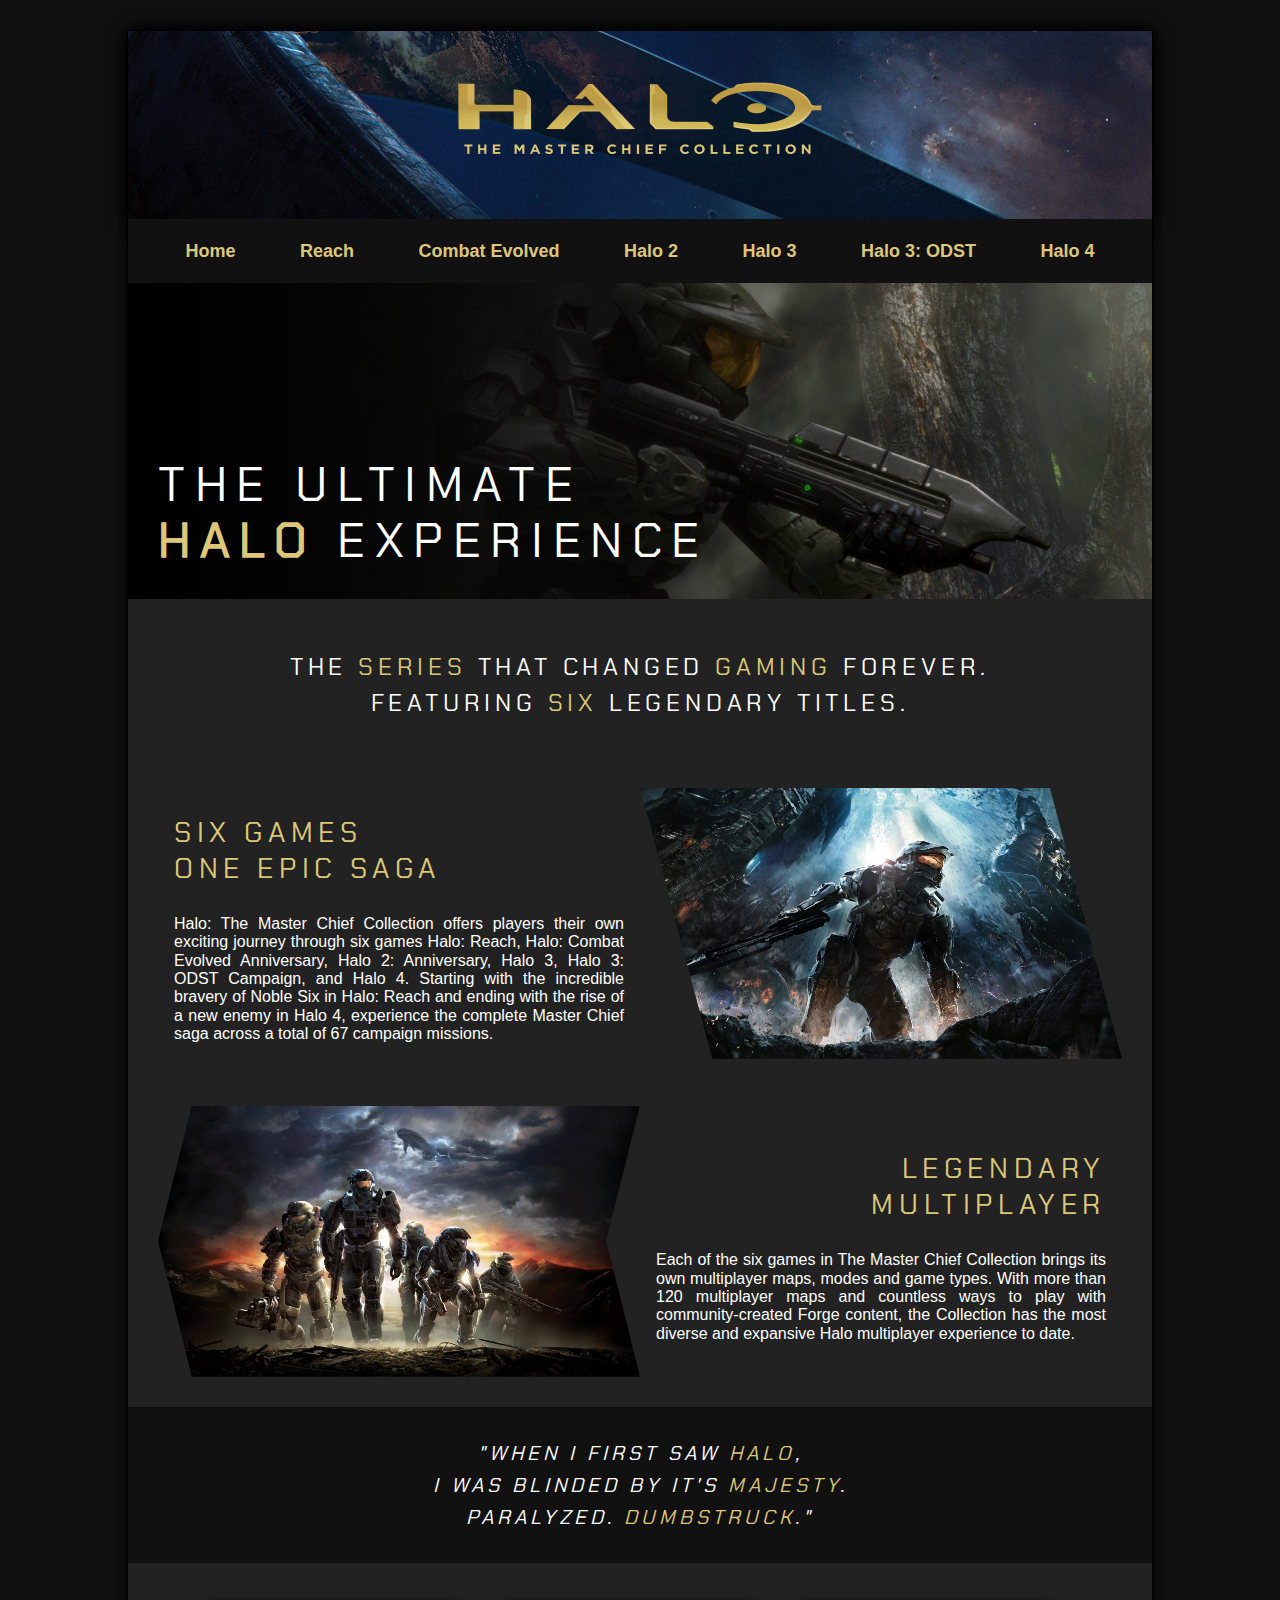
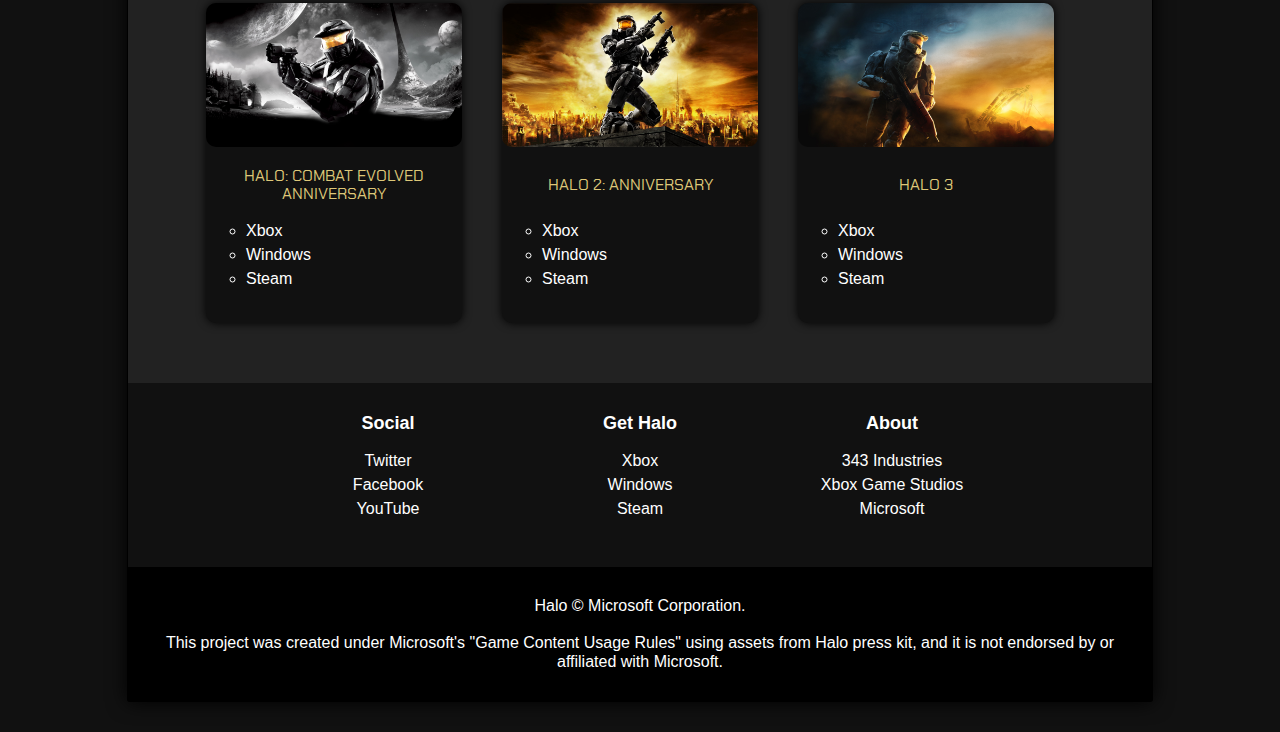
<file: index.html>
<!DOCTYPE html>
<html lang="en">
<head>
    <meta charset="UTF-8">
    <meta name="viewport" content="width=device-width, initial-scale=1.0">
    <link rel="icon" href="images/icon.png" type="image/x-icon">
    <link rel="stylesheet" href="css/normalize.css">
    <link rel="stylesheet" href="css/style.css">
    <title>Halo: The Master Chief Collection</title>
    <!-- Halo © Microsoft Corporation. This project was created under Microsoft's "Game Content Usage Rules" using assets from Halo press kit, and it is not endorsed by or affiliated with Microsoft. -->
</head>
<body>
    <div class="container">
        <header>
            <a href="index.html">
                <img src="./images/header/logo.png" alt="Halo: The Master Chief Collection">
            </a>
        </header>
        <nav>
            <ul>
                <li><a href="./index.html">Home</a></li>
                <li>
                    <a href="./inner-0.html">Reach</a>
                    <ul>
                        <li><a href="./inner-0.html#section-1">About</li></a>
                        <li><a href="./inner-0.html#section-2">More Info</li></a>
                        <li><a href="./inner-0.html#section-3">Newsletter</li></a>
                    </ul>
                </li>
                <li>
                    <a href="./inner-1.html">Combat Evolved</a>
                    <ul>
                        <li><a href="./inner-1.html#section-1">About</li></a>
                        <li><a href="./inner-1.html#section-2">More Info</li></a>
                        <li><a href="./inner-1.html#section-3">Newsletter</li></a>
                    </ul>
                </li>
                <li>
                    <a href="./inner-2.html">Halo 2</a>
                    <ul>
                        <li><a href="./inner-2.html#section-1">About</li></a>
                        <li><a href="./inner-2.html#section-2">More Info</li></a>
                        <li><a href="./inner-2.html#section-3">Newsletter</li></a>
                    </ul>
                </li>
                <li>
                    <a href="./inner-3.html">Halo 3</a>
                    <ul>
                        <li><a href="./inner-3.html#section-1">About</li></a>
                        <li><a href="./inner-3.html#section-2">More Info</li></a>
                        <li><a href="./inner-3.html#section-3">Newsletter</li></a>
                    </ul>
                </li>
                <li>
                    <a href="./inner-4.html">Halo 3: ODST</a>
                    <ul>
                        <li><a href="./inner-4.html#section-1">About</li></a>
                        <li><a href="./inner-4.html#section-2">More Info</li></a>
                        <li><a href="./inner-4.html#section-3">Newsletter</li></a>
                    </ul>
                </li>
                <li>
                    <a href="./inner-5.html">Halo 4</a>
                    <ul>
                        <li><a href="./inner-5.html#section-1">About</li></a>
                        <li><a href="./inner-5.html#section-2">More Info</li></a>
                        <li><a href="./inner-5.html#section-3">Newsletter</li></a>
                    </ul>
                </li>
            </ul>
        </nav>
        <main>
            <div id="index-main-hero-image">
                <h1>
                    The Ultimate<br>
                    <span style="color: #ddc778; font-weight: 600;">Halo</span> Experience
                </h1>
            </div>
            <div id="index-main-section-0">
                <h2>
                    The <span style="color: #ddc778;">series</span> that changed <span style="color: #ddc778;">gaming</span> forever.<br>
                    Featuring <span style="color: #ddc778;">six</span> legendary titles.
                </h2>
            </div>
            <div id="index-main-section-1">
                <div>
                    <h3>
                        Six games<br>
                        One epic saga
                    </h3>
                    <p>
                        Halo: The Master Chief Collection offers players their own exciting journey through six games Halo: Reach, Halo: Combat Evolved Anniversary, Halo 2: Anniversary, Halo 3, Halo 3: ODST Campaign, and Halo 4. Starting with the incredible bravery of Noble Six in Halo: Reach and ending with the rise of a new enemy in Halo 4, experience the complete Master Chief saga across a total of 67 campaign missions.
                    </p>
                </div>
                <img src="./images/inner/image-5.jpg">
            </div>
            <div id="index-main-section-2">
                <img src="./images/inner/image-0.jpg">
                <div>
                    <h3>
                        Legendary Multiplayer
                    </h3>
                    <p>
                        Each of the six games in The Master Chief Collection brings its own multiplayer maps, modes and game types. With more than 120 multiplayer maps and countless ways to play with community-created Forge content, the Collection has the most diverse and expansive Halo multiplayer experience to date.
                    </p>
                </div>
            </div>
            <div id="index-main-section-3">
                <quote>
                    "When I first saw <span style="color: #ddc778;">Halo</span>,<br>
                    I was blinded by it's <span style="color: #ddc778;">majesty</span>.<br>
                    Paralyzed. <span style="color: #ddc778;">Dumbstruck</span>."
                </quote>
            </div>
            <div id="index-main-section-4">
                <div>
                    <a href="./inner-1.html"><img src="./images/inner/image-1.jpg" alt="Halo: Combat Evolved Anniversary"></a>
                    <span>Halo: Combat Evolved Anniversary</span>
                    <ul>
                        <li><a href="https://www.microsoft.com/p/halo-the-master-chief-collection/9mt8ptgvhx2p">Xbox</a></li>
                        <li><a href="https://www.microsoft.com/p/halo-the-master-chief-collection/9ntm9hxnlszx">Windows</a></li>
                        <li><a href="https://store.steampowered.com/agecheck/app/976730/">Steam</a></li>
                    </ul>
                </div>
                <div>
                    <a href="./inner-2.html"><img src="./images/inner/image-2.jpg" alt="Halo 2: Anniversary"></a>
                    <span>Halo 2: Anniversary</span>
                    <ul>
                        <li><a href="https://www.microsoft.com/p/halo-the-master-chief-collection/9mt8ptgvhx2p">Xbox</a></li>
                        <li><a href="https://www.microsoft.com/p/halo-the-master-chief-collection/9ntm9hxnlszx">Windows</a></li>
                        <li><a href="https://store.steampowered.com/agecheck/app/976730/">Steam</a></li>
                    </ul>
                </div>
                <div>
                    <a href="./inner-3.html"><img src="./images/inner/image-3.jpg" alt="Halo 3"></a>
                    <span>Halo 3</span>
                    <ul>
                        <li><a href="https://www.microsoft.com/p/halo-the-master-chief-collection/9mt8ptgvhx2p">Xbox</a></li>
                        <li><a href="https://www.microsoft.com/p/halo-the-master-chief-collection/9ntm9hxnlszx">Windows</a></li>
                        <li><a href="https://store.steampowered.com/agecheck/app/976730/">Steam</a></li>
                    </ul>
                </div>
            </div>
        </main>
        <aside></aside>
        <footer>
            <div class="footer-upper">
                <div>
                    <span>Social</span>
                    <ul>
                        <li><a href="https://twitter.com/Halo">Twitter</a></li>
                        <li><a href="https://www.facebook.com/Halo">Facebook</a></li>
                        <li><a href="https://www.youtube.com/halo">YouTube</a></li>
                    </ul>
                </div>
                <div>
                    <span>Get Halo</span>
                    <ul>
                        <li><a href="https://www.microsoft.com/p/halo-the-master-chief-collection/9mt8ptgvhx2p">Xbox</a></li>
                        <li><a href="https://www.microsoft.com/p/halo-the-master-chief-collection/9ntm9hxnlszx">Windows</a></li>
                        <li><a href="https://store.steampowered.com/agecheck/app/976730/">Steam</a></li>
                    </ul>
                </div>
                <div>
                    <span>About</span>
                    <ul>
                        <li><a href="https://www.halowaypoint.com/343-industries">343 Industries</a></li>
                        <li><a href="https://www.xbox.com/xbox-game-studios">Xbox Game Studios</a></li>
                        <li><a href="https://www.microsoft.com/about">Microsoft</a></li>
                    </ul>
                </div>
            </div>
            <div class="footer-lower">
                Halo &copy; Microsoft Corporation.<br><br>This project was created under Microsoft's "Game Content Usage Rules" using assets from Halo press kit, and it is not endorsed by or affiliated with Microsoft.
            </div>
        </footer>
    </div>
</body>
</html>
</file>
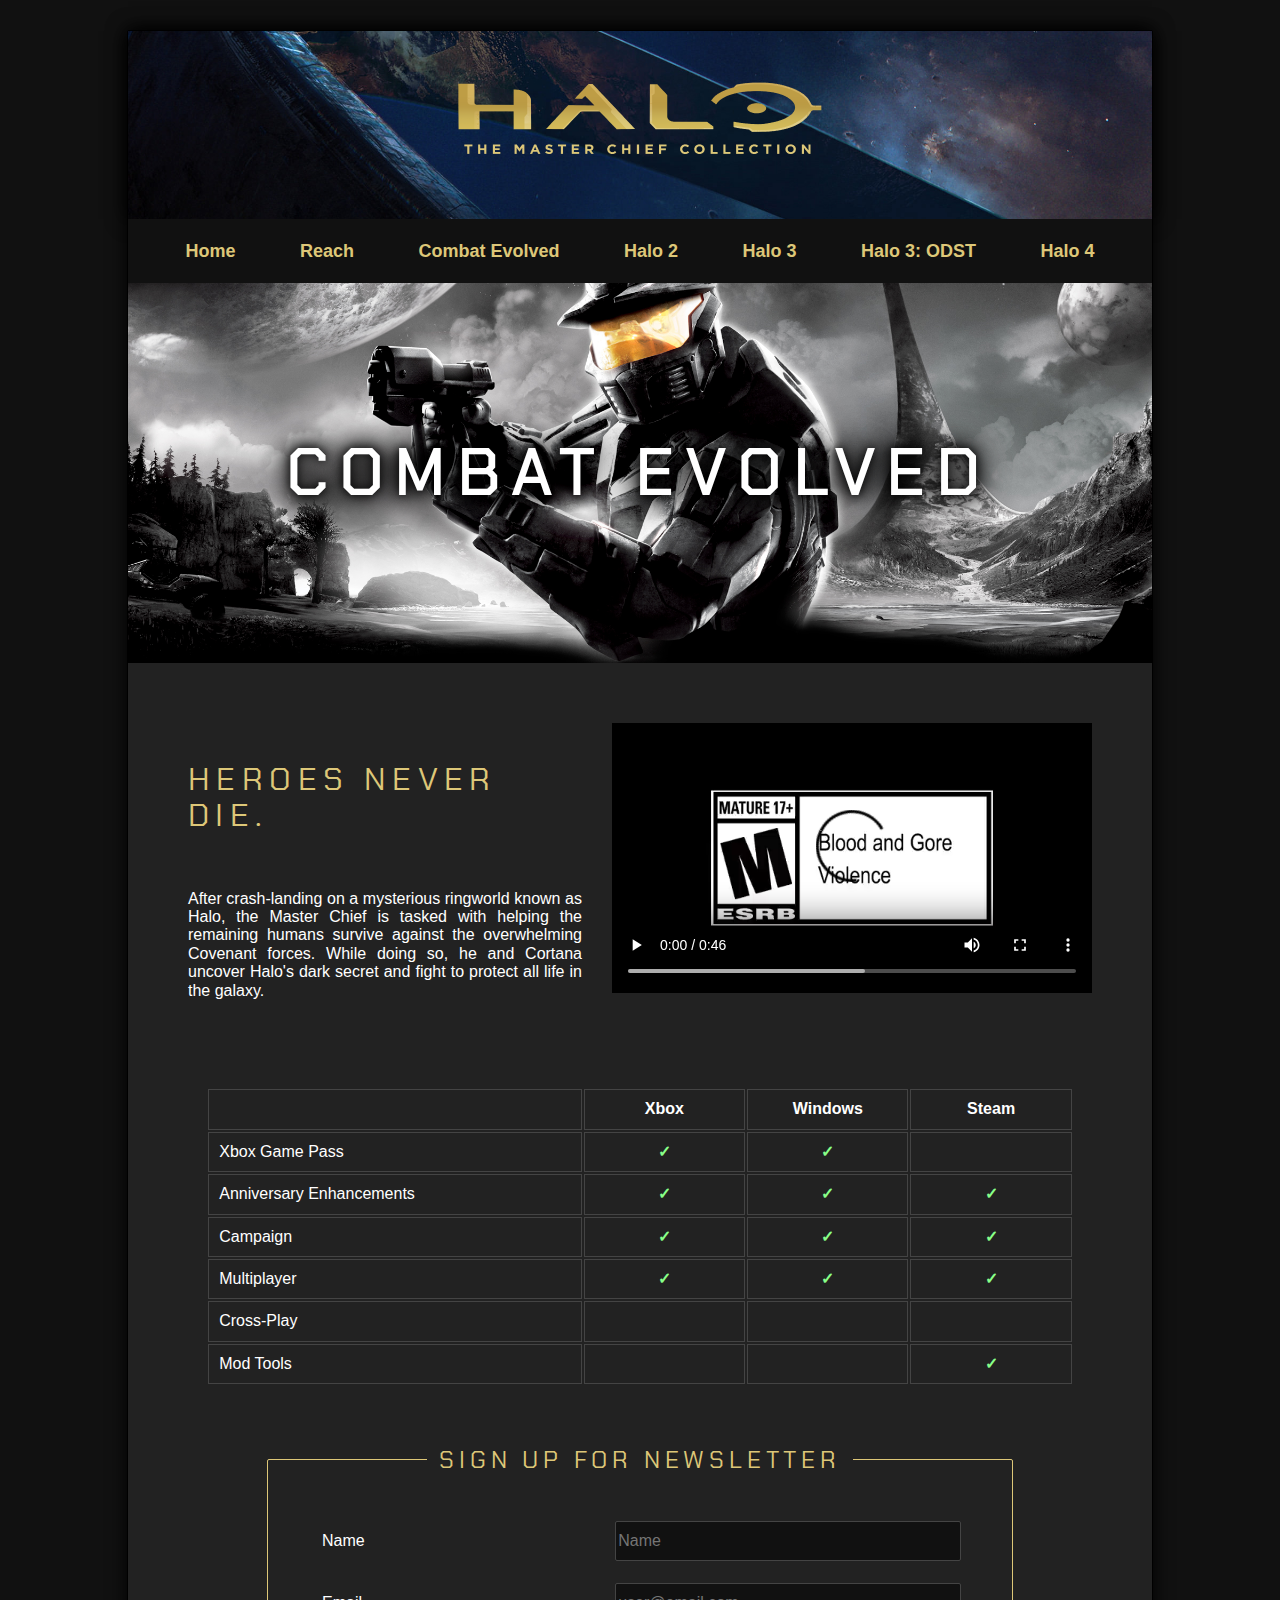
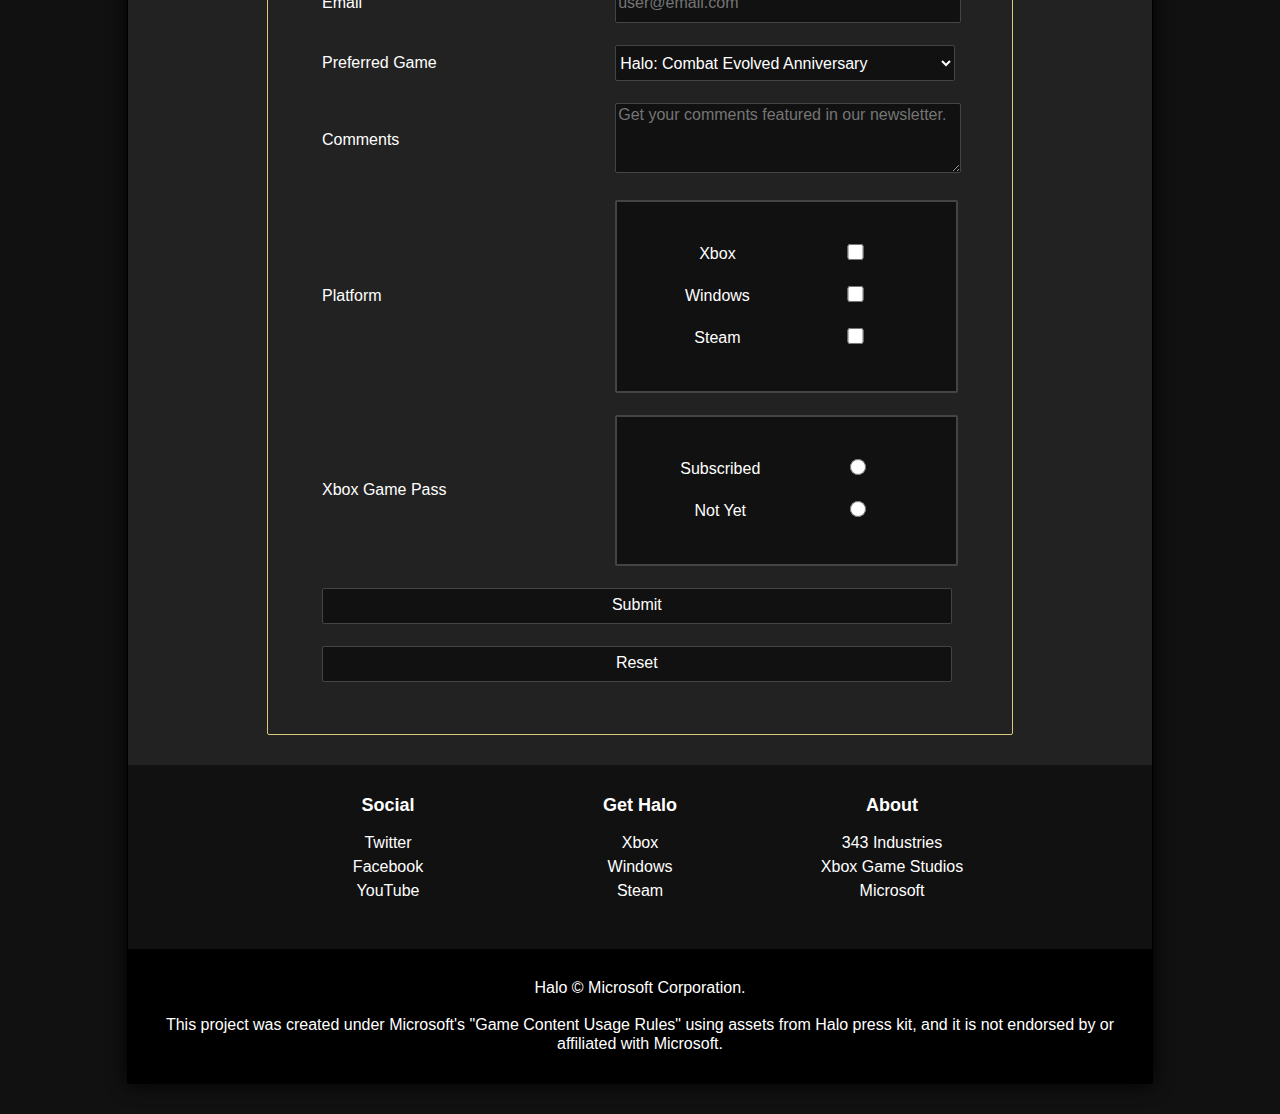
<file: inner-1.html>
<!DOCTYPE html>
<html lang="en">
<head>
    <meta charset="UTF-8">
    <meta name="viewport" content="width=device-width, initial-scale=1.0">
    <link rel="icon" href="images/icon.png" type="image/x-icon">
    <link rel="stylesheet" href="css/normalize.css">
    <link rel="stylesheet" href="css/style.css">
    <title>Halo: The Master Chief Collection - Halo: Combat Evolved Anniversary</title>
    <!-- Halo © Microsoft Corporation. This project was created under Microsoft's "Game Content Usage Rules" using assets from Halo press kit, and it is not endorsed by or affiliated with Microsoft. -->
</head>
<body>
    <div class="container">
        <header>
            <a href="index.html">
                <img src="./images/header/logo.png" alt="Halo: The Master Chief Collection">
            </a>
        </header>
        <nav>
            <ul>
                <li><a href="./index.html">Home</a></li>
                <li>
                    <a href="./inner-0.html">Reach</a>
                    <ul>
                        <li><a href="./inner-0.html#section-1">About</li></a>
                        <li><a href="./inner-0.html#section-2">More Info</li></a>
                        <li><a href="./inner-0.html#section-3">Newsletter</li></a>
                    </ul>
                </li>
                <li>
                    <a href="./inner-1.html">Combat Evolved</a>
                    <ul>
                        <li><a href="./inner-1.html#section-1">About</li></a>
                        <li><a href="./inner-1.html#section-2">More Info</li></a>
                        <li><a href="./inner-1.html#section-3">Newsletter</li></a>
                    </ul>
                </li>
                <li>
                    <a href="./inner-2.html">Halo 2</a>
                    <ul>
                        <li><a href="./inner-2.html#section-1">About</li></a>
                        <li><a href="./inner-2.html#section-2">More Info</li></a>
                        <li><a href="./inner-2.html#section-3">Newsletter</li></a>
                    </ul>
                </li>
                <li>
                    <a href="./inner-3.html">Halo 3</a>
                    <ul>
                        <li><a href="./inner-3.html#section-1">About</li></a>
                        <li><a href="./inner-3.html#section-2">More Info</li></a>
                        <li><a href="./inner-3.html#section-3">Newsletter</li></a>
                    </ul>
                </li>
                <li>
                    <a href="./inner-4.html">Halo 3: ODST</a>
                    <ul>
                        <li><a href="./inner-4.html#section-1">About</li></a>
                        <li><a href="./inner-4.html#section-2">More Info</li></a>
                        <li><a href="./inner-4.html#section-3">Newsletter</li></a>
                    </ul>
                </li>
                <li>
                    <a href="./inner-5.html">Halo 4</a>
                    <ul>
                        <li><a href="./inner-5.html#section-1">About</li></a>
                        <li><a href="./inner-5.html#section-2">More Info</li></a>
                        <li><a href="./inner-5.html#section-3">Newsletter</li></a>
                    </ul>
                </li>
            </ul>
        </nav>
        <main>
            <div id="section-0" style="background-image: url('./images/inner/image-1.jpg');">
                <h1 style="font-size: 64px;">
                    Combat Evolved
                </h1>
            </div>
            <div id="section-1">
                <div>
                    <h2>
                        Heroes never die.
                    </h2>
                    <p>
                        After crash-landing on a mysterious ringworld known as Halo, the Master Chief is tasked with helping the remaining humans survive against the overwhelming Covenant forces. While doing so, he and Cortana uncover Halo's dark secret and fight to protect all life in the galaxy.
                    </p>
                </div>
                <div>
                    <video controls>
                        <source src="./media/video-1.mp4" type="video/mp4">
                    </video>
                </div>
            </div>
            <div id="section-2">
                <table>
                    <tr>
                        <th></th>
                        <th>Xbox</th>
                        <th>Windows</th>
                        <th>Steam</th>
                    </tr>
                    <tr>
                        <td>Xbox Game Pass</td>
                        <td class="section-2-table-checkmark">&check;</td>
                        <td class="section-2-table-checkmark">&check;</td>
                        <td class="section-2-table-checkmark"></td>
                    </tr>
                    <tr>
                        <td>Anniversary Enhancements</td>
                        <td class="section-2-table-checkmark">&check;</td>
                        <td class="section-2-table-checkmark">&check;</td>
                        <td class="section-2-table-checkmark">&check;</td>
                    </tr>
                    <tr>
                        <td>Campaign</td>
                        <td class="section-2-table-checkmark">&check;</td>
                        <td class="section-2-table-checkmark">&check;</td>
                        <td class="section-2-table-checkmark">&check;</td>
                    </tr>
                    <tr>
                        <td>Multiplayer</td>
                        <td class="section-2-table-checkmark">&check;</td>
                        <td class="section-2-table-checkmark">&check;</td>
                        <td class="section-2-table-checkmark">&check;</td>
                    </tr>
                    <tr>
                        <td>Cross-Play</td>
                        <td class="section-2-table-checkmark"></td>
                        <td class="section-2-table-checkmark"></td>
                        <td class="section-2-table-checkmark"></td>
                    </tr>
                    <tr>
                        <td>Mod Tools</td>
                        <td class="section-2-table-checkmark"></td>
                        <td class="section-2-table-checkmark"></td>
                        <td class="section-2-table-checkmark">&check;</td>
                    </tr>
                </table>
            </div>
            <div id="section-3">
                <form>
                    <fieldset>
                        <legend>Sign up for Newsletter</legend>
                        <table>
                            <tbody>
                                <tr>
                                    <td><label for="Username">Name</label></td>
                                    <td><input name="Username" placeholder="Name"></td>
                                </tr>
                                <tr>
                                    <td><label for="Email">Email</label></td>
                                    <td><input name="Email" placeholder="user@email.com">
                                    </td>
                                </tr>
                                <tr>
                                    <td>Preferred Game</td>
                                    <td>
                                        <select>
                                            <optgroup label="The Trilogy">
                                              <option value="option-1" selected>Halo: Combat Evolved Anniversary</option>
                                              <option value="option-2">Halo 2: Anniversary</option>
                                              <option value="option-3">Halo 3</option>
                                            </optgroup>
                                            <optgroup label="Other">
                                              <option value="option-4">Halo: Reach</option>
                                              <option value="option-5">Halo 3: ODST</option>
                                              <option value="option-6">Halo 4</option>
                                            </optgroup>
                                          </select>
                                    </td>
                                </tr>
                                <tr>
                                    <td>Comments</td>
                                    <td>
                                        <textarea placeholder="Get your comments featured in our newsletter."></textarea>
                                    </td>
                                </tr>
                                <tr>
                                    <td>Platform</td>
                                    <td>
                                        <table id="newsletter-table-sub">
                                            <tr>
                                                <td style="text-align: center;">Xbox</td>
                                                <td>
                                                    <input type="checkbox" name="Platform" value="option-1">
                                                </td>
                                            </tr>
                                            <tr>
                                                <td style="text-align: center;">Windows</td>
                                                <td>
                                                    <input type="checkbox" name="Platform" value="option-2">
                                                </td>
                                            </tr>
                                            <tr>
                                                <td style="text-align: center;">Steam</td>
                                                <td>
                                                    <input type="checkbox" name="Platform" value="option-3">
                                                </td>
                                            </tr>
                                        </table>
                                    </td>
                                </tr>
                                <tr>
                                    <td>Xbox Game Pass</td>
                                    <td>
                                        <table id="newsletter-table-sub">
                                            <tr>
                                                <td style="text-align: center;">Subscribed</td>
                                                <td>
                                                    <input type="radio" name="Service" value="option-1">
                                                </td>
                                            </tr>
                                            <tr>
                                                <td style="text-align: center;">Not Yet</td>
                                                <td>
                                                    <input type="radio" name="Service" value="option-2">
                                                </td>
                                            </tr>
                                        </table>
                                    </td>
                                </tr>
                                <tr>
                                    <td colspan="2">
                                        <input type="submit" value="Submit">
                                    </td>
                                </tr>
                                <tr>
                                    <td colspan="2">
                                        <input type="reset" value="Reset">
                                    </td>
                                </tr>
                            </tbody>
                        </table>
                    </fieldset>
                </form>
            </div>
        </main>
        <aside></aside>
        <footer>
            <div class="footer-upper">
                <div>
                    <span>Social</span>
                    <ul>
                        <li><a href="https://twitter.com/Halo">Twitter</a></li>
                        <li><a href="https://www.facebook.com/Halo">Facebook</a></li>
                        <li><a href="https://www.youtube.com/halo">YouTube</a></li>
                    </ul>
                </div>
                <div>
                    <span>Get Halo</span>
                    <ul>
                        <li><a href="https://www.microsoft.com/p/halo-the-master-chief-collection/9mt8ptgvhx2p">Xbox</a></li>
                        <li><a href="https://www.microsoft.com/p/halo-the-master-chief-collection/9ntm9hxnlszx">Windows</a></li>
                        <li><a href="https://store.steampowered.com/agecheck/app/976730/">Steam</a></li>
                    </ul>
                </div>
                <div>
                    <span>About</span>
                    <ul>
                        <li><a href="https://www.halowaypoint.com/343-industries">343 Industries</a></li>
                        <li><a href="https://www.xbox.com/xbox-game-studios">Xbox Game Studios</a></li>
                        <li><a href="https://www.microsoft.com/about">Microsoft</a></li>
                    </ul>
                </div>
            </div>
            <div class="footer-lower">
                Halo &copy; Microsoft Corporation.<br><br>This project was created under Microsoft's "Game Content Usage Rules" using assets from Halo press kit, and it is not endorsed by or affiliated with Microsoft.
            </div>
        </footer>
    </div>
</body>
</html>
</file>
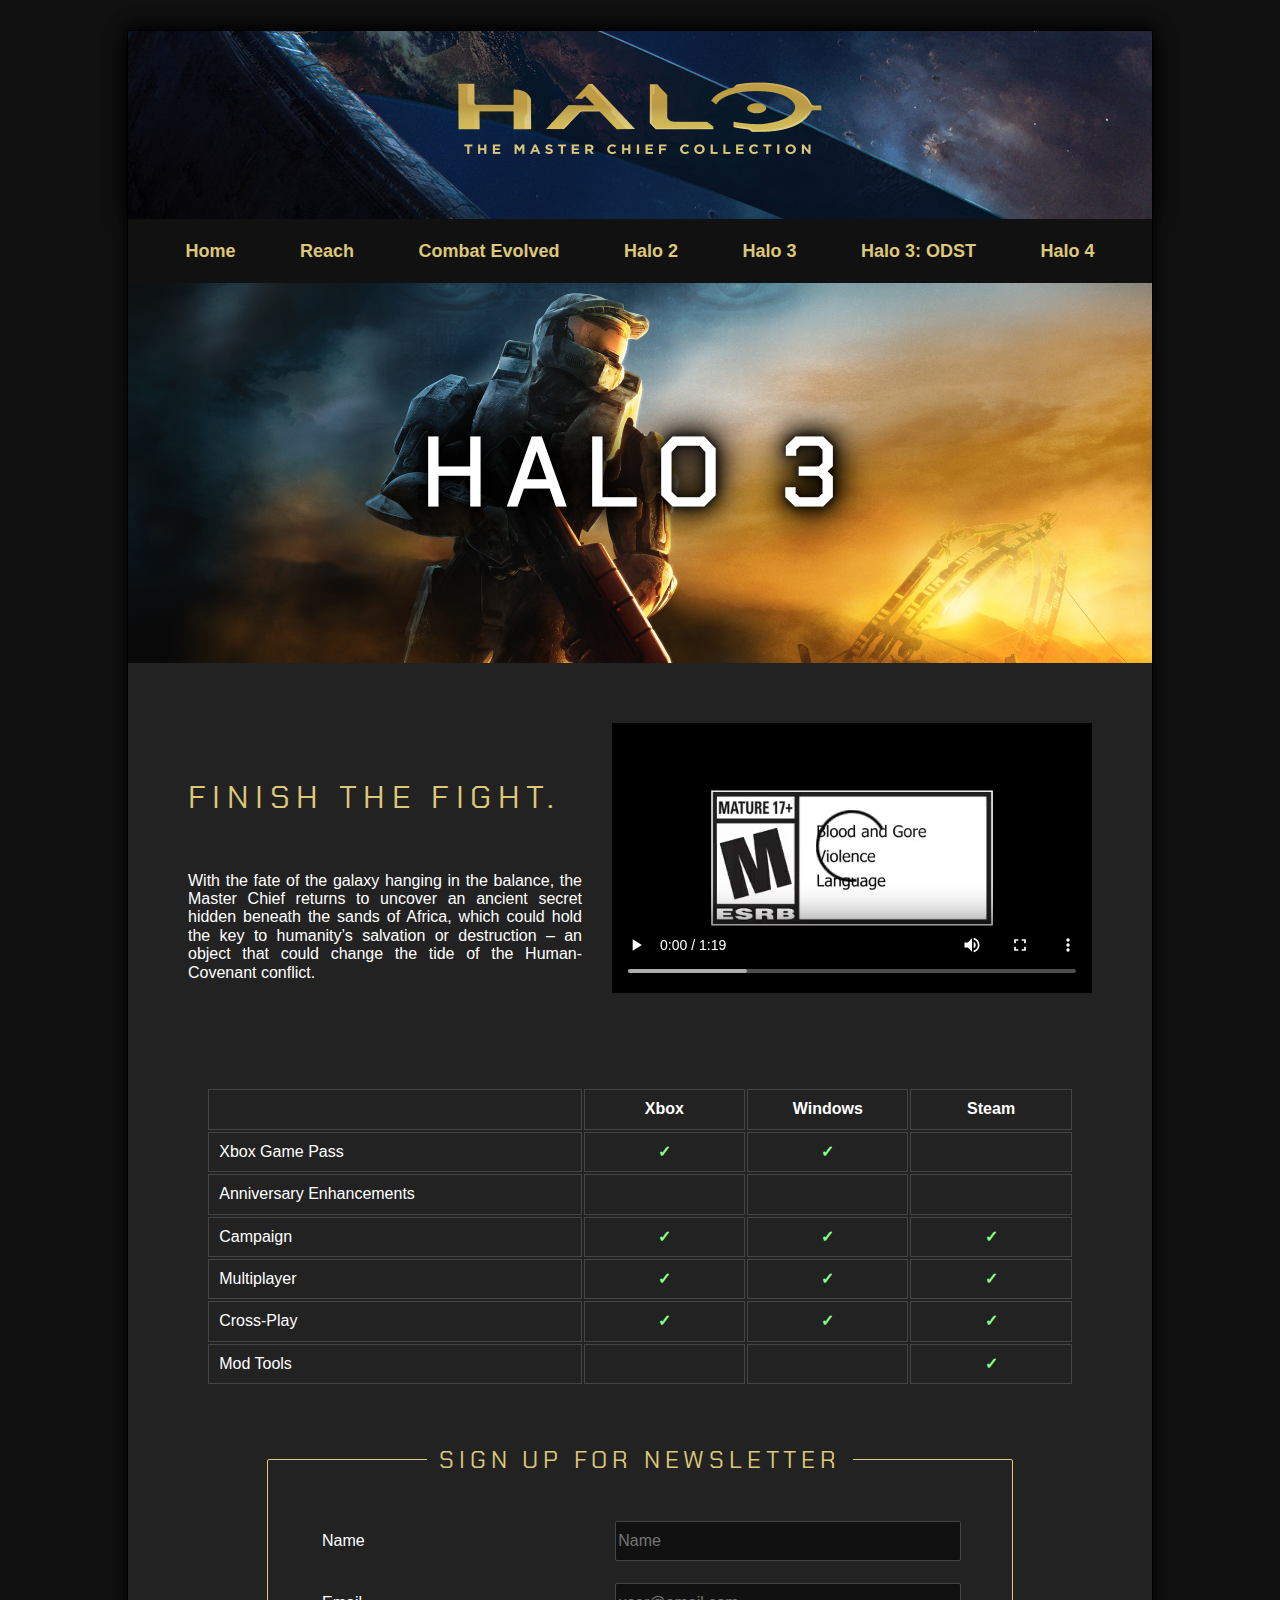
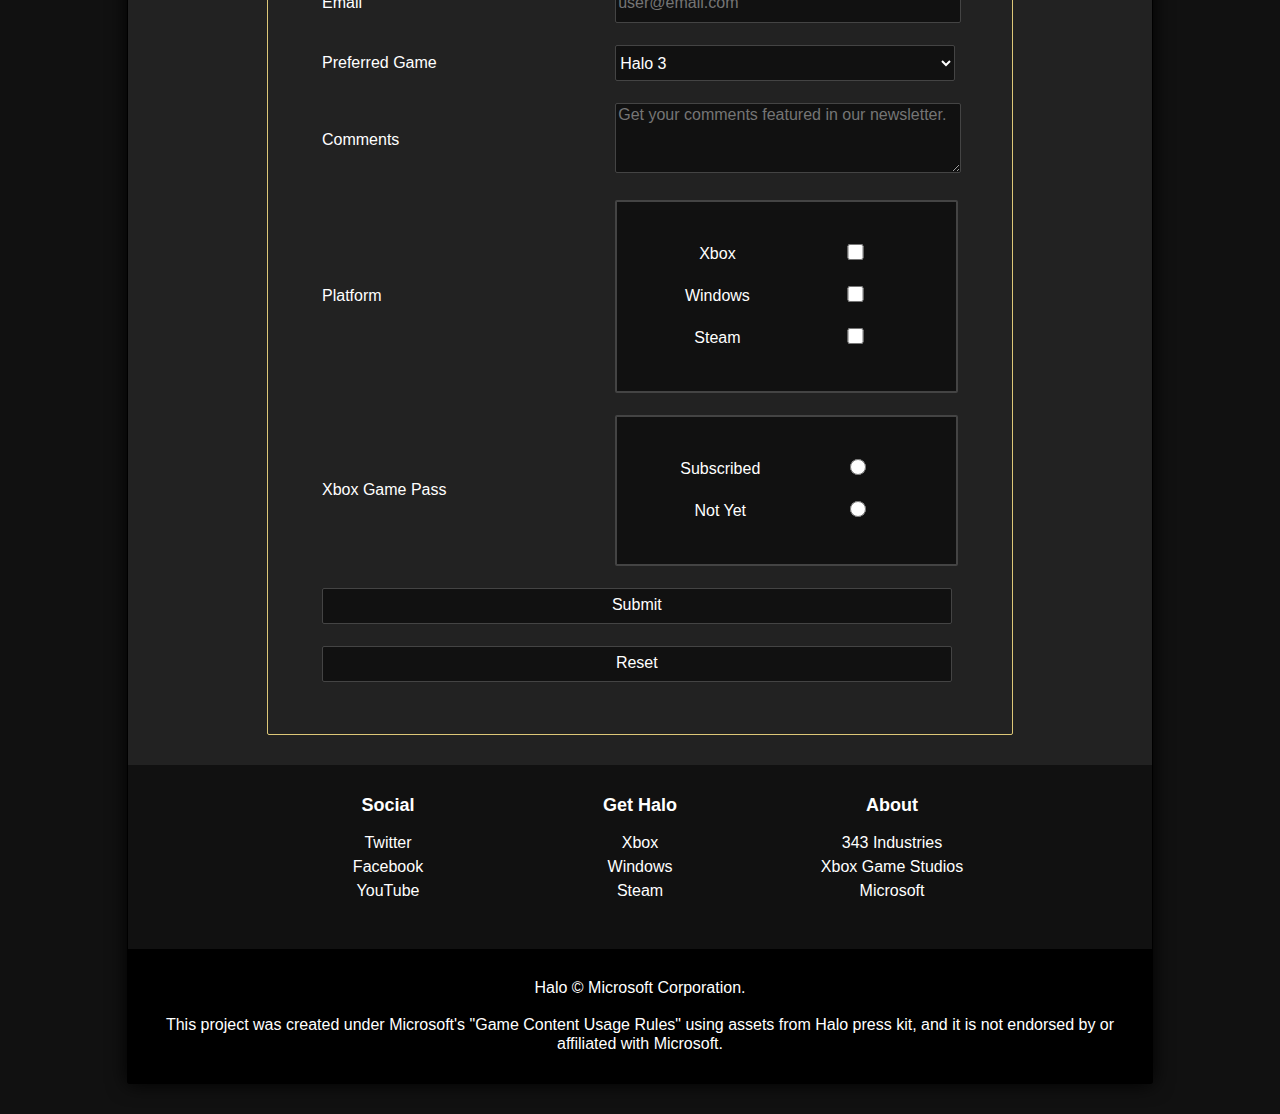
<file: inner-3.html>
<!DOCTYPE html>
<html lang="en">
<head>
    <meta charset="UTF-8">
    <meta name="viewport" content="width=device-width, initial-scale=1.0">
    <link rel="icon" href="images/icon.png" type="image/x-icon">
    <link rel="stylesheet" href="css/normalize.css">
    <link rel="stylesheet" href="css/style.css">
    <title>Halo: The Master Chief Collection - Halo 3</title>
    <!-- Halo © Microsoft Corporation. This project was created under Microsoft's "Game Content Usage Rules" using assets from Halo press kit, and it is not endorsed by or affiliated with Microsoft. -->
</head>
<body>
    <div class="container">
        <header>
            <a href="index.html">
                <img src="./images/header/logo.png" alt="Halo: The Master Chief Collection">
            </a>
        </header>
        <nav>
            <ul>
                <li><a href="./index.html">Home</a></li>
                <li>
                    <a href="./inner-0.html">Reach</a>
                    <ul>
                        <li><a href="./inner-0.html#section-1">About</li></a>
                        <li><a href="./inner-0.html#section-2">More Info</li></a>
                        <li><a href="./inner-0.html#section-3">Newsletter</li></a>
                    </ul>
                </li>
                <li>
                    <a href="./inner-1.html">Combat Evolved</a>
                    <ul>
                        <li><a href="./inner-1.html#section-1">About</li></a>
                        <li><a href="./inner-1.html#section-2">More Info</li></a>
                        <li><a href="./inner-1.html#section-3">Newsletter</li></a>
                    </ul>
                </li>
                <li>
                    <a href="./inner-2.html">Halo 2</a>
                    <ul>
                        <li><a href="./inner-2.html#section-1">About</li></a>
                        <li><a href="./inner-2.html#section-2">More Info</li></a>
                        <li><a href="./inner-2.html#section-3">Newsletter</li></a>
                    </ul>
                </li>
                <li>
                    <a href="./inner-3.html">Halo 3</a>
                    <ul>
                        <li><a href="./inner-3.html#section-1">About</li></a>
                        <li><a href="./inner-3.html#section-2">More Info</li></a>
                        <li><a href="./inner-3.html#section-3">Newsletter</li></a>
                    </ul>
                </li>
                <li>
                    <a href="./inner-4.html">Halo 3: ODST</a>
                    <ul>
                        <li><a href="./inner-4.html#section-1">About</li></a>
                        <li><a href="./inner-4.html#section-2">More Info</li></a>
                        <li><a href="./inner-4.html#section-3">Newsletter</li></a>
                    </ul>
                </li>
                <li>
                    <a href="./inner-5.html">Halo 4</a>
                    <ul>
                        <li><a href="./inner-5.html#section-1">About</li></a>
                        <li><a href="./inner-5.html#section-2">More Info</li></a>
                        <li><a href="./inner-5.html#section-3">Newsletter</li></a>
                    </ul>
                </li>
            </ul>
        </nav>
        <main>
            <div id="section-0" style="background-image: url('./images/inner/image-3.jpg');">
                <h1 style="font-size: 96px;">
                    Halo 3
                </h1>
            </div>
            <div id="section-1">
                <div>
                    <h2>
                        Finish the fight.
                    </h2>
                    <p>
                        With the fate of the galaxy hanging in the balance, the Master Chief returns to uncover an ancient secret hidden beneath the sands of Africa, which could hold the key to humanity’s salvation or destruction – an object that could change the tide of the Human-Covenant conflict.
                    </p>
                </div>
                <div>
                    <video controls>
                        <source src="./media/video-3.mp4" type="video/mp4">
                    </video>
                </div>
            </div>
            <div id="section-2">
                <table>
                    <tr>
                        <th></th>
                        <th>Xbox</th>
                        <th>Windows</th>
                        <th>Steam</th>
                    </tr>
                    <tr>
                        <td>Xbox Game Pass</td>
                        <td class="section-2-table-checkmark">&check;</td>
                        <td class="section-2-table-checkmark">&check;</td>
                        <td class="section-2-table-checkmark"></td>
                    </tr>
                    <tr>
                        <td>Anniversary Enhancements</td>
                        <td class="section-2-table-checkmark"></td>
                        <td class="section-2-table-checkmark"></td>
                        <td class="section-2-table-checkmark"></td>
                    </tr>
                    <tr>
                        <td>Campaign</td>
                        <td class="section-2-table-checkmark">&check;</td>
                        <td class="section-2-table-checkmark">&check;</td>
                        <td class="section-2-table-checkmark">&check;</td>
                    </tr>
                    <tr>
                        <td>Multiplayer</td>
                        <td class="section-2-table-checkmark">&check;</td>
                        <td class="section-2-table-checkmark">&check;</td>
                        <td class="section-2-table-checkmark">&check;</td>
                    </tr>
                    <tr>
                        <td>Cross-Play</td>
                        <td class="section-2-table-checkmark">&check;</td>
                        <td class="section-2-table-checkmark">&check;</td>
                        <td class="section-2-table-checkmark">&check;</td>
                    </tr>
                    <tr>
                        <td>Mod Tools</td>
                        <td class="section-2-table-checkmark"></td>
                        <td class="section-2-table-checkmark"></td>
                        <td class="section-2-table-checkmark">&check;</td>
                    </tr>
                </table>
            </div>
            <div id="section-3">
                <form>
                    <fieldset>
                        <legend>Sign up for Newsletter</legend>
                        <table>
                            <tbody>
                                <tr>
                                    <td><label for="Username">Name</label></td>
                                    <td><input name="Username" placeholder="Name"></td>
                                </tr>
                                <tr>
                                    <td><label for="Email">Email</label></td>
                                    <td><input name="Email" placeholder="user@email.com">
                                    </td>
                                </tr>
                                <tr>
                                    <td>Preferred Game</td>
                                    <td>
                                        <select>
                                            <optgroup label="The Trilogy">
                                              <option value="option-1">Halo: Combat Evolved Anniversary</option>
                                              <option value="option-2">Halo 2: Anniversary</option>
                                              <option value="option-3" selected>Halo 3</option>
                                            </optgroup>
                                            <optgroup label="Other">
                                              <option value="option-4">Halo: Reach</option>
                                              <option value="option-5">Halo 3: ODST</option>
                                              <option value="option-6">Halo 4</option>
                                            </optgroup>
                                          </select>
                                    </td>
                                </tr>
                                <tr>
                                    <td>Comments</td>
                                    <td>
                                        <textarea placeholder="Get your comments featured in our newsletter."></textarea>
                                    </td>
                                </tr>
                                <tr>
                                    <td>Platform</td>
                                    <td>
                                        <table id="newsletter-table-sub">
                                            <tr>
                                                <td style="text-align: center;">Xbox</td>
                                                <td>
                                                    <input type="checkbox" name="Platform" value="option-1">
                                                </td>
                                            </tr>
                                            <tr>
                                                <td style="text-align: center;">Windows</td>
                                                <td>
                                                    <input type="checkbox" name="Platform" value="option-2">
                                                </td>
                                            </tr>
                                            <tr>
                                                <td style="text-align: center;">Steam</td>
                                                <td>
                                                    <input type="checkbox" name="Platform" value="option-3">
                                                </td>
                                            </tr>
                                        </table>
                                    </td>
                                </tr>
                                <tr>
                                    <td>Xbox Game Pass</td>
                                    <td>
                                        <table id="newsletter-table-sub">
                                            <tr>
                                                <td style="text-align: center;">Subscribed</td>
                                                <td>
                                                    <input type="radio" name="Service" value="option-1">
                                                </td>
                                            </tr>
                                            <tr>
                                                <td style="text-align: center;">Not Yet</td>
                                                <td>
                                                    <input type="radio" name="Service" value="option-2">
                                                </td>
                                            </tr>
                                        </table>
                                    </td>
                                </tr>
                                <tr>
                                    <td colspan="2">
                                        <input type="submit" value="Submit">
                                    </td>
                                </tr>
                                <tr>
                                    <td colspan="2">
                                        <input type="reset" value="Reset">
                                    </td>
                                </tr>
                            </tbody>
                        </table>
                    </fieldset>
                </form>
            </div>
        </main>
        <aside></aside>
        <footer>
            <div class="footer-upper">
                <div>
                    <span>Social</span>
                    <ul>
                        <li><a href="https://twitter.com/Halo">Twitter</a></li>
                        <li><a href="https://www.facebook.com/Halo">Facebook</a></li>
                        <li><a href="https://www.youtube.com/halo">YouTube</a></li>
                    </ul>
                </div>
                <div>
                    <span>Get Halo</span>
                    <ul>
                        <li><a href="https://www.microsoft.com/p/halo-the-master-chief-collection/9mt8ptgvhx2p">Xbox</a></li>
                        <li><a href="https://www.microsoft.com/p/halo-the-master-chief-collection/9ntm9hxnlszx">Windows</a></li>
                        <li><a href="https://store.steampowered.com/agecheck/app/976730/">Steam</a></li>
                    </ul>
                </div>
                <div>
                    <span>About</span>
                    <ul>
                        <li><a href="https://www.halowaypoint.com/343-industries">343 Industries</a></li>
                        <li><a href="https://www.xbox.com/xbox-game-studios">Xbox Game Studios</a></li>
                        <li><a href="https://www.microsoft.com/about">Microsoft</a></li>
                    </ul>
                </div>
            </div>
            <div class="footer-lower">
                Halo &copy; Microsoft Corporation.<br><br>This project was created under Microsoft's "Game Content Usage Rules" using assets from Halo press kit, and it is not endorsed by or affiliated with Microsoft.
            </div>
        </footer>
    </div>
</body>
</html>
</file>
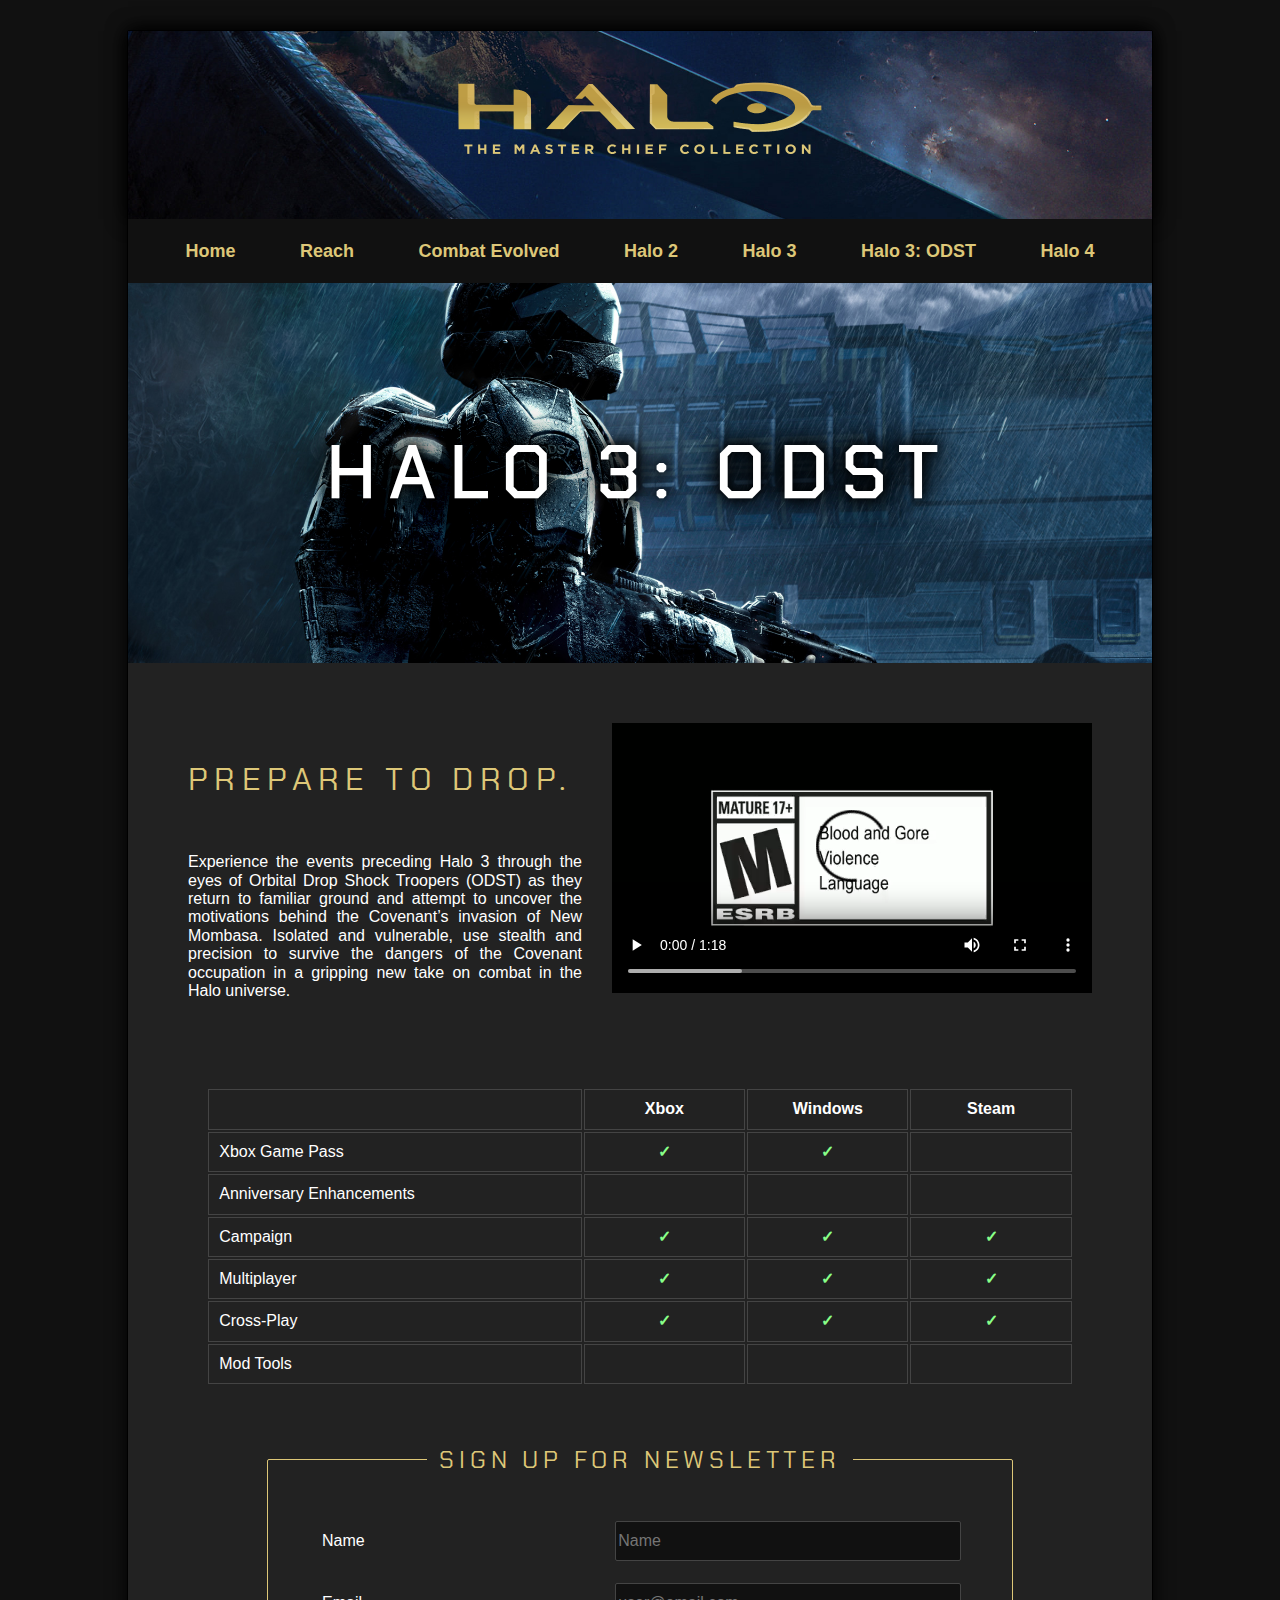
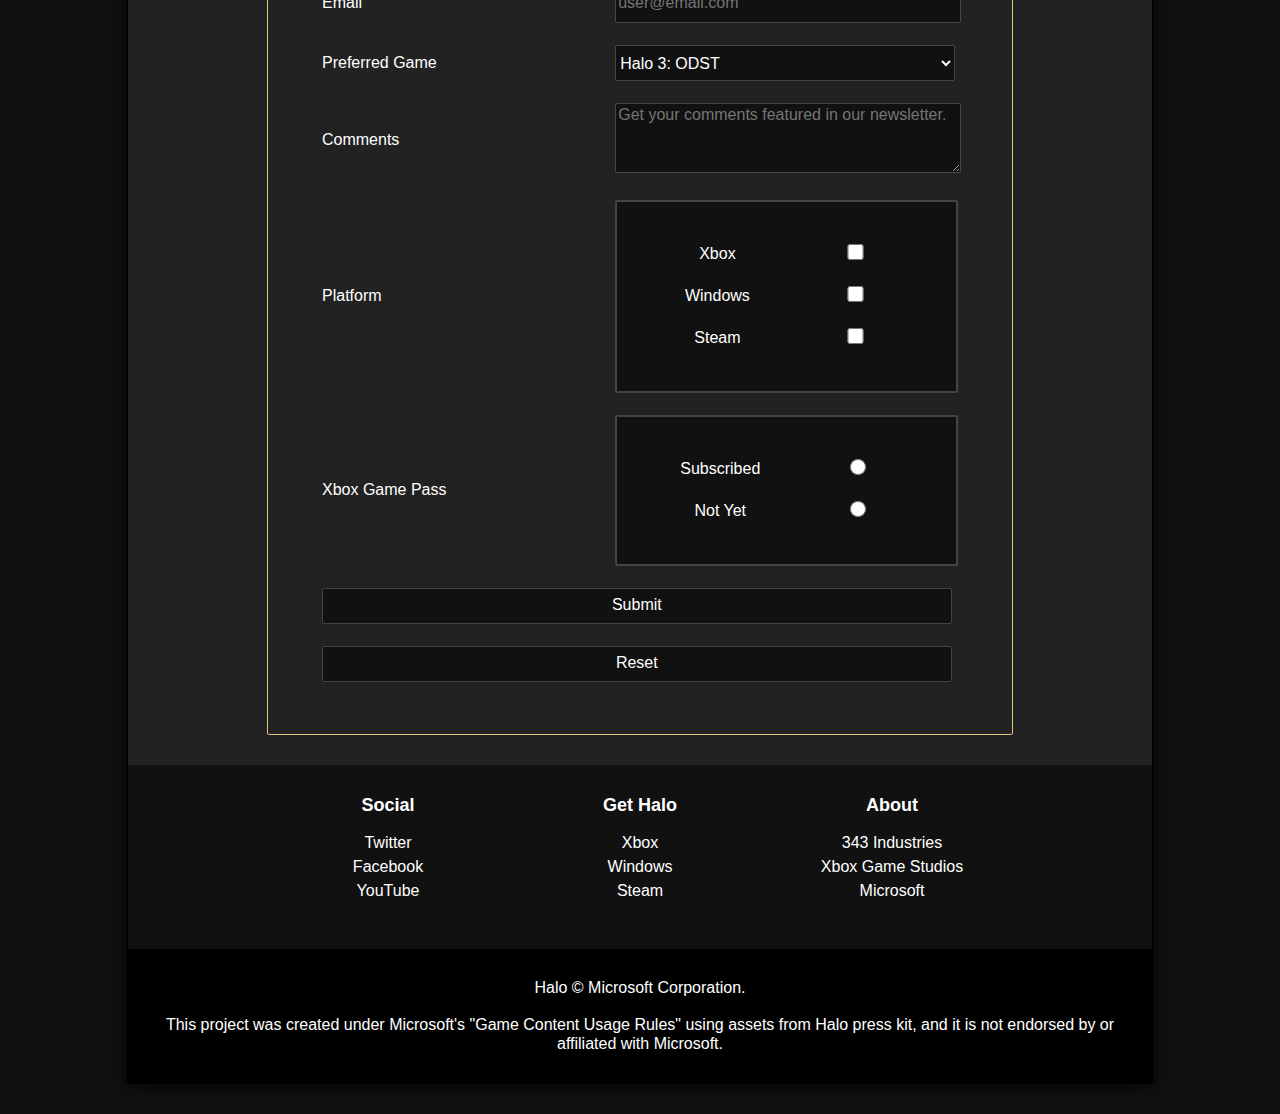
<file: inner-4.html>
<!DOCTYPE html>
<html lang="en">
<head>
    <meta charset="UTF-8">
    <meta name="viewport" content="width=device-width, initial-scale=1.0">
    <link rel="icon" href="images/icon.png" type="image/x-icon">
    <link rel="stylesheet" href="css/normalize.css">
    <link rel="stylesheet" href="css/style.css">
    <title>Halo: The Master Chief Collection - Halo 3: ODST</title>
    <!-- Halo © Microsoft Corporation. This project was created under Microsoft's "Game Content Usage Rules" using assets from Halo press kit, and it is not endorsed by or affiliated with Microsoft. -->
</head>
<body>
    <div class="container">
        <header>
            <a href="index.html">
                <img src="./images/header/logo.png" alt="Halo: The Master Chief Collection">
            </a>
        </header>
        <nav>
            <ul>
                <li><a href="./index.html">Home</a></li>
                <li>
                    <a href="./inner-0.html">Reach</a>
                    <ul>
                        <li><a href="./inner-0.html#section-1">About</li></a>
                        <li><a href="./inner-0.html#section-2">More Info</li></a>
                        <li><a href="./inner-0.html#section-3">Newsletter</li></a>
                    </ul>
                </li>
                <li>
                    <a href="./inner-1.html">Combat Evolved</a>
                    <ul>
                        <li><a href="./inner-1.html#section-1">About</li></a>
                        <li><a href="./inner-1.html#section-2">More Info</li></a>
                        <li><a href="./inner-1.html#section-3">Newsletter</li></a>
                    </ul>
                </li>
                <li>
                    <a href="./inner-2.html">Halo 2</a>
                    <ul>
                        <li><a href="./inner-2.html#section-1">About</li></a>
                        <li><a href="./inner-2.html#section-2">More Info</li></a>
                        <li><a href="./inner-2.html#section-3">Newsletter</li></a>
                    </ul>
                </li>
                <li>
                    <a href="./inner-3.html">Halo 3</a>
                    <ul>
                        <li><a href="./inner-3.html#section-1">About</li></a>
                        <li><a href="./inner-3.html#section-2">More Info</li></a>
                        <li><a href="./inner-3.html#section-3">Newsletter</li></a>
                    </ul>
                </li>
                <li>
                    <a href="./inner-4.html">Halo 3: ODST</a>
                    <ul>
                        <li><a href="./inner-4.html#section-1">About</li></a>
                        <li><a href="./inner-4.html#section-2">More Info</li></a>
                        <li><a href="./inner-4.html#section-3">Newsletter</li></a>
                    </ul>
                </li>
                <li>
                    <a href="./inner-5.html">Halo 4</a>
                    <ul>
                        <li><a href="./inner-5.html#section-1">About</li></a>
                        <li><a href="./inner-5.html#section-2">More Info</li></a>
                        <li><a href="./inner-5.html#section-3">Newsletter</li></a>
                    </ul>
                </li>
            </ul>
        </nav>
        <main>
            <div id="section-0" style="background-image: url('./images/inner/image-4.jpg');">
                <h1 style="font-size: 72px;">
                    Halo 3: ODST
                </h1>
            </div>
            <div id="section-1">
                <div>
                    <h2>
                        Prepare to Drop.
                    </h2>
                    <p>
                        Experience the events preceding Halo 3 through the eyes of Orbital Drop Shock Troopers (ODST) as they return to familiar ground and attempt to uncover the motivations behind the Covenant’s invasion of New Mombasa. Isolated and vulnerable, use stealth and precision to survive the dangers of the Covenant occupation in a gripping new take on combat in the Halo universe.
                    </p>
                </div>
                <div>
                    <video controls>
                        <source src="./media/video-4.mp4" type="video/mp4">
                    </video>
                </div>
            </div>
            <div id="section-2">
                <table>
                    <tr>
                        <th></th>
                        <th>Xbox</th>
                        <th>Windows</th>
                        <th>Steam</th>
                    </tr>
                    <tr>
                        <td>Xbox Game Pass</td>
                        <td class="section-2-table-checkmark">&check;</td>
                        <td class="section-2-table-checkmark">&check;</td>
                        <td class="section-2-table-checkmark"></td>
                    </tr>
                    <tr>
                        <td>Anniversary Enhancements</td>
                        <td class="section-2-table-checkmark"></td>
                        <td class="section-2-table-checkmark"></td>
                        <td class="section-2-table-checkmark"></td>
                    </tr>
                    <tr>
                        <td>Campaign</td>
                        <td class="section-2-table-checkmark">&check;</td>
                        <td class="section-2-table-checkmark">&check;</td>
                        <td class="section-2-table-checkmark">&check;</td>
                    </tr>
                    <tr>
                        <td>Multiplayer</td>
                        <td class="section-2-table-checkmark">&check;</td>
                        <td class="section-2-table-checkmark">&check;</td>
                        <td class="section-2-table-checkmark">&check;</td>
                    </tr>
                    <tr>
                        <td>Cross-Play</td>
                        <td class="section-2-table-checkmark">&check;</td>
                        <td class="section-2-table-checkmark">&check;</td>
                        <td class="section-2-table-checkmark">&check;</td>
                    </tr>
                    <tr>
                        <td>Mod Tools</td>
                        <td class="section-2-table-checkmark"></td>
                        <td class="section-2-table-checkmark"></td>
                        <td class="section-2-table-checkmark"></td>
                    </tr>
                </table>
            </div>
            <div id="section-3">
                <form>
                    <fieldset>
                        <legend>Sign up for Newsletter</legend>
                        <table>
                            <tbody>
                                <tr>
                                    <td><label for="Username">Name</label></td>
                                    <td><input name="Username" placeholder="Name"></td>
                                </tr>
                                <tr>
                                    <td><label for="Email">Email</label></td>
                                    <td><input name="Email" placeholder="user@email.com">
                                    </td>
                                </tr>
                                <tr>
                                    <td>Preferred Game</td>
                                    <td>
                                        <select>
                                            <optgroup label="The Trilogy">
                                              <option value="option-1">Halo: Combat Evolved Anniversary</option>
                                              <option value="option-2">Halo 2: Anniversary</option>
                                              <option value="option-3">Halo 3</option>
                                            </optgroup>
                                            <optgroup label="Other">
                                              <option value="option-4">Halo: Reach</option>
                                              <option value="option-5" selected>Halo 3: ODST</option>
                                              <option value="option-6">Halo 4</option>
                                            </optgroup>
                                          </select>
                                    </td>
                                </tr>
                                <tr>
                                    <td>Comments</td>
                                    <td>
                                        <textarea placeholder="Get your comments featured in our newsletter."></textarea>
                                    </td>
                                </tr>
                                <tr>
                                    <td>Platform</td>
                                    <td>
                                        <table id="newsletter-table-sub">
                                            <tr>
                                                <td style="text-align: center;">Xbox</td>
                                                <td>
                                                    <input type="checkbox" name="Platform" value="option-1">
                                                </td>
                                            </tr>
                                            <tr>
                                                <td style="text-align: center;">Windows</td>
                                                <td>
                                                    <input type="checkbox" name="Platform" value="option-2">
                                                </td>
                                            </tr>
                                            <tr>
                                                <td style="text-align: center;">Steam</td>
                                                <td>
                                                    <input type="checkbox" name="Platform" value="option-3">
                                                </td>
                                            </tr>
                                        </table>
                                    </td>
                                </tr>
                                <tr>
                                    <td>Xbox Game Pass</td>
                                    <td>
                                        <table id="newsletter-table-sub">
                                            <tr>
                                                <td style="text-align: center;">Subscribed</td>
                                                <td>
                                                    <input type="radio" name="Service" value="option-1">
                                                </td>
                                            </tr>
                                            <tr>
                                                <td style="text-align: center;">Not Yet</td>
                                                <td>
                                                    <input type="radio" name="Service" value="option-2">
                                                </td>
                                            </tr>
                                        </table>
                                    </td>
                                </tr>
                                <tr>
                                    <td colspan="2">
                                        <input type="submit" value="Submit">
                                    </td>
                                </tr>
                                <tr>
                                    <td colspan="2">
                                        <input type="reset" value="Reset">
                                    </td>
                                </tr>
                            </tbody>
                        </table>
                    </fieldset>
                </form>
            </div>
        </main>
        <aside></aside>
        <footer>
            <div class="footer-upper">
                <div>
                    <span>Social</span>
                    <ul>
                        <li><a href="https://twitter.com/Halo">Twitter</a></li>
                        <li><a href="https://www.facebook.com/Halo">Facebook</a></li>
                        <li><a href="https://www.youtube.com/halo">YouTube</a></li>
                    </ul>
                </div>
                <div>
                    <span>Get Halo</span>
                    <ul>
                        <li><a href="https://www.microsoft.com/p/halo-the-master-chief-collection/9mt8ptgvhx2p">Xbox</a></li>
                        <li><a href="https://www.microsoft.com/p/halo-the-master-chief-collection/9ntm9hxnlszx">Windows</a></li>
                        <li><a href="https://store.steampowered.com/agecheck/app/976730/">Steam</a></li>
                    </ul>
                </div>
                <div>
                    <span>About</span>
                    <ul>
                        <li><a href="https://www.halowaypoint.com/343-industries">343 Industries</a></li>
                        <li><a href="https://www.xbox.com/xbox-game-studios">Xbox Game Studios</a></li>
                        <li><a href="https://www.microsoft.com/about">Microsoft</a></li>
                    </ul>
                </div>
            </div>
            <div class="footer-lower">
                Halo &copy; Microsoft Corporation.<br><br>This project was created under Microsoft's "Game Content Usage Rules" using assets from Halo press kit, and it is not endorsed by or affiliated with Microsoft.
            </div>
        </footer>
    </div>
</body>
</html>
</file>
<file: css/style.css>
@font-face {
    font-family: 'Chakra Petch';
    src: url('../fonts/chakra-petch-regular.woff2') format('woff2');
}

body {
    display: flex;
    justify-content: center;
    align-items: center;
    font-family: 'Segoe UI', Tahoma, Geneva, Verdana, sans-serif;
    font-weight: 400;
    color: #ffffff;
    background-color: #111111;
}

.container {
    width: 1024px;
    margin: 30px 30px 30px 30px;
    background-color: #222222;
    border: 1px solid #000000;
    border-radius: 2px;
    box-shadow: #000000 0px 0px 20px;
}

/** Header **/

header {
    display: flex;
    justify-content: center;
    align-items: center;
    height: 128px;
    padding: 30px 30px 30px 30px;
    box-shadow: #000000 0px 0px 20px;
    background-image: url('../images/header/background.jpg');
    background-repeat: no-repeat;
    background-position: center;
    background-size: cover;
}

/** Navigation **/

nav {
    display: flex;
    justify-content: center;
    align-items: center;
    height: 64px;
    background-color: #111111;
}

nav a {
    padding-top: 20px;
    padding-bottom: 20px;
    padding-left: 30px;
    padding-right: 30px;
    font-size: 18px;
    color: #ddc778;
    text-align: center;
    text-decoration: none; 
    font-weight: 600;
}

nav a:hover {
    background-color: #222222;
    color: #ffffff;
}

nav ul {
    list-style-type: none;
    padding: 0;
    margin: 0;
}

nav > ul > li {
    display: inline-block;
    position: relative;
}

nav ul li ul {
	width: 128px;
    margin-top: 20px;
	position: absolute;
	z-index: 1;
	text-align: center;
	background-color: #111111;
    border: 1px solid #111111;
    box-shadow: #000000 0px 10px 20px;
}

nav ul li ul li a {
    display: block;
    padding: 12px;
    color: #cccccc;
    font-size: 16px;
    font-weight: 400;
}

nav ul li ul li:hover a:hover {
    color: #ffffff;
    background-color: #222222;
}

nav ul li ul {
    display: none;
}

nav ul li:hover ul {
    display: block;
}

/** Main **/

/* main {
    padding: 30px 30px 30px 30px;
} */

/** Footer **/

footer {
    background-color: #111111;
}

.footer-upper {
    display: flex;
    justify-content: center;
    align-items: center;
    padding: 30px 30px 30px 30px;
    background-color: #111111;
    text-align: center;
}

.footer-upper div {
    width: 192px;
    margin-left: 30px;
    margin-right: 30px;
}

.footer-upper div span {
    font-size: 18px;
    font-weight: 600;
}

.footer-upper div ul {
    list-style: none;
    padding-left: 0;
}

.footer-upper div ul li a {
    color: #ffffff;
    text-decoration: none; 
    line-height: 24px;
}

.footer-lower {
    padding: 30px 30px 30px 30px;
    background-color: #000000;
    text-align: center;
}

/** Index Page **/

#index-main-hero-image {
    height: 256px;
    padding: 30px 30px 30px 30px;
    background: linear-gradient(to right, rgba(0, 0, 0, 1), rgba(0, 0, 0, 0)), url('../images/index/hero.jpg');
    background-repeat: no-repeat;
    background-position: center;
    background-size: cover;
}

#index-main-hero-image h1 {
    height: 256px;
    display: table-cell;
    vertical-align: bottom;
    color: #ffffff;
    font-family: 'Chakra Petch';
    font-size: 48px;
    font-weight: 400;
    line-height: 56px;
    letter-spacing: .2em;
    text-transform: uppercase;
}

#index-main-section-0 h2 {
    padding: 30px 30px 30px 30px;
    font-family: 'Chakra Petch';
    text-align: center;
    font-weight: 400;
    line-height: 36px;
    letter-spacing: .2em;
    text-transform: uppercase;
}

#index-main-section-1 {
    display: flex;
    justify-content: center;
    align-items: center;
    padding: 0px 30px 30px 30px;
}

#index-main-section-1 div {
    padding: 16px;
    text-align: justify;
}

#index-main-section-1 div h3 {
    color: #ddc778;
    font-family: 'Chakra Petch';
    font-size: 28px;
    font-weight: 400;
    line-height: 36px;
    letter-spacing: .2em;
    text-transform: uppercase;
}

#index-main-section-1 img {
    width: 50%;
    clip-path: polygon(0% 0%, 85% 0%, 100% 100%, 15% 100%);
}

#index-main-section-2 {
    display: flex;
    justify-content: center;
    align-items: center;
    padding: 0px 30px 30px 30px;
}

#index-main-section-2 div {
    padding: 16px;
    text-align: justify;
}

#index-main-section-2 div h3 {
    color: #ddc778;
    font-family: 'Chakra Petch';
    font-size: 28px;
    font-weight: 400;
    text-align: right;
    line-height: 36px;
    letter-spacing: .2em;
    text-transform: uppercase;
}

#index-main-section-2 img {
    width: 50%;
    clip-path: polygon(100% 0%, 93% 50%, 100% 100%, 7% 100%, 0% 50%, 7% 0);
}

#index-main-section-3 {
    padding: 30px 30px 30px 30px;
    background-color: #111111;
    font-family: 'Chakra Petch';
    font-size: 20px;
    font-style: italic;
    text-align: center;
    font-weight: 400;
    line-height: 32px;
    letter-spacing: .2em;
    text-transform: uppercase;
}

#index-main-section-4 {
    display: flex;
    justify-content: center;
    align-items: center;
    padding: 30px 30px 30px 30px;
}

#index-main-section-4 div {
    margin: 10px 30px 30px 10px;
    width: 256px;
    height: 320px;
    background-color: #111111;
    border-radius: 10px;
    box-shadow: #000000 0px 0px 10px;;
}

#index-main-section-4 div img {
    max-width: 256px;
    border-radius: 10px;
}

#index-main-section-4 div span {
    display: flex;
    justify-content: center;
    align-items: center;
    height: 36px;
    padding: 16px 8px 0px 8px;
    font-family: 'Chakra Petch';
    font-size: 16px;
    color: #ddc778;
    text-align: center;
    font-weight: 400;
    text-transform: uppercase;
}

#index-main-section-4 div ul {
    list-style: circle;
}

#index-main-section-4 div ul li a {
    color: #ffffff;
    line-height: 24px;
    text-decoration: none;
}

/** Inner Page **/

#section-0 {
    height: 320px;
    padding: 30px 30px 30px 30px;
    background-repeat: no-repeat;
    background-position: center;
    background-size: cover;
}

#section-0 h1 {
    width: 1024px;
    height: 320px;
    font-family: 'Chakra Petch';
    display: table-cell;
    color: #ffffff;
    text-shadow: 0px 0px 10px #000000, 0px 0px 20px #000000, 0px 0px 30px #000000, 0px 0px 40px #000000, 0px 0px 50px #000000;
    font-weight: 600;
    line-height: 56px;
    vertical-align: middle;
    text-align: center;
    letter-spacing: .2em;
    text-transform: uppercase;
}

#section-1 {
    display: flex;
    justify-content: center;
    align-items: center;
    padding: 30px 30px 30px 30px;
}

#section-1 div h2 {
    padding: 30px 0px 0px 30px;
    color: #ddc778;
    font-family: 'Chakra Petch';
    font-size: 32px;
    font-weight: 400;
    line-height: 36px;
    letter-spacing: .2em;
    text-transform: uppercase;
}

#section-1 div p {
    text-align: justify;
    padding: 30px 0px 0px 30px;
}

#section-1 div video {
    width: 480px;
    height: 270px;
    padding: 30px 30px 30px 30px;
}

#section-2 {
    display: flex;
    justify-content: center;
    align-items: center;
    padding: 30px 30px 30px 30px;
}

#section-2 table {
    width: 90%;
}

#section-2 table tr th, td {
    padding: 10px 10px 10px 10px;
    min-width: 72px;
    border: 1px solid #444444;
}

.section-2-table-checkmark {
    color: #88ff88;
    text-align: center;
    font-weight: 600;
}

#section-3 {
    display: flex;
    justify-content: center;
    align-items: center;
    padding: 30px 30px 30px 30px;
}

#section-3 form fieldset {
    width: 720px;
    border: 1px solid #ddc778;
    border-radius: 2px;
}

#section-3 form fieldset legend {
    padding-left: 12px;
    padding-right: 12px;
    font-size: 24px;
    text-align: center;
    color: #ddc778;
    font-family: 'Chakra Petch';
    letter-spacing: .2em;
    text-transform: uppercase;
}

#section-3 form fieldset table {
    width: 100%;
    padding: 30px 30px 30px 30px;
}

#section-3 form fieldset table tr td {
    max-width: 160px;
    border: 0;
    vertical-align: middle;
}

#section-3 form fieldset table tr td input, select, textarea {
    width: 99%;
    height: 36px;
    color: #ffffff;
    background-color: #111111;
    border: 1px solid #444444;
    border-radius: 2px;
}

#section-3 form fieldset table tr td textarea {
    height: 64px;
}

#newsletter-table-sub {
    padding: 0px 0px 0px 0px;
    background-color: #111111;
    border: 2px solid #444444;
    border-radius: 2px;
}

#newsletter-table-sub tr td input[type="checkbox"] {
    height: 16px;
}
#newsletter-table-sub tr td input[type="radio"] {
    height: 16px;
}
</file>
